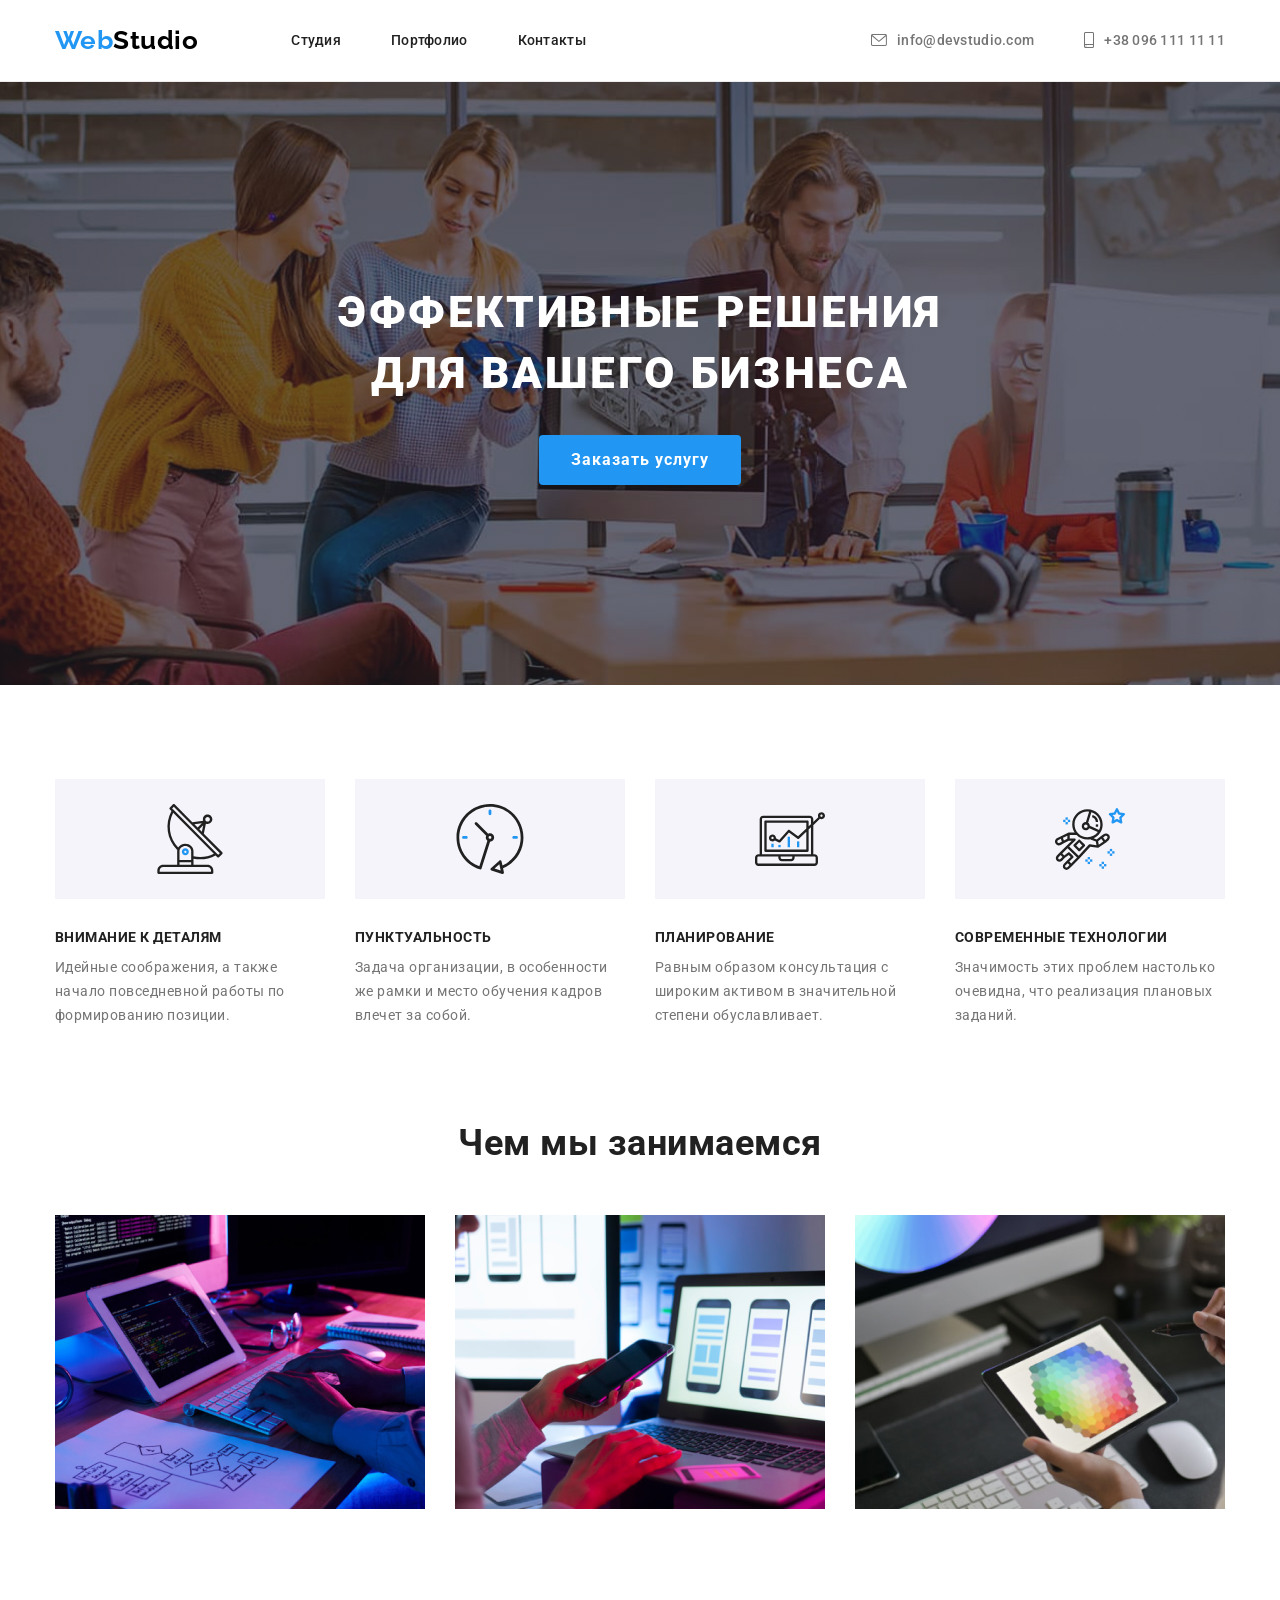
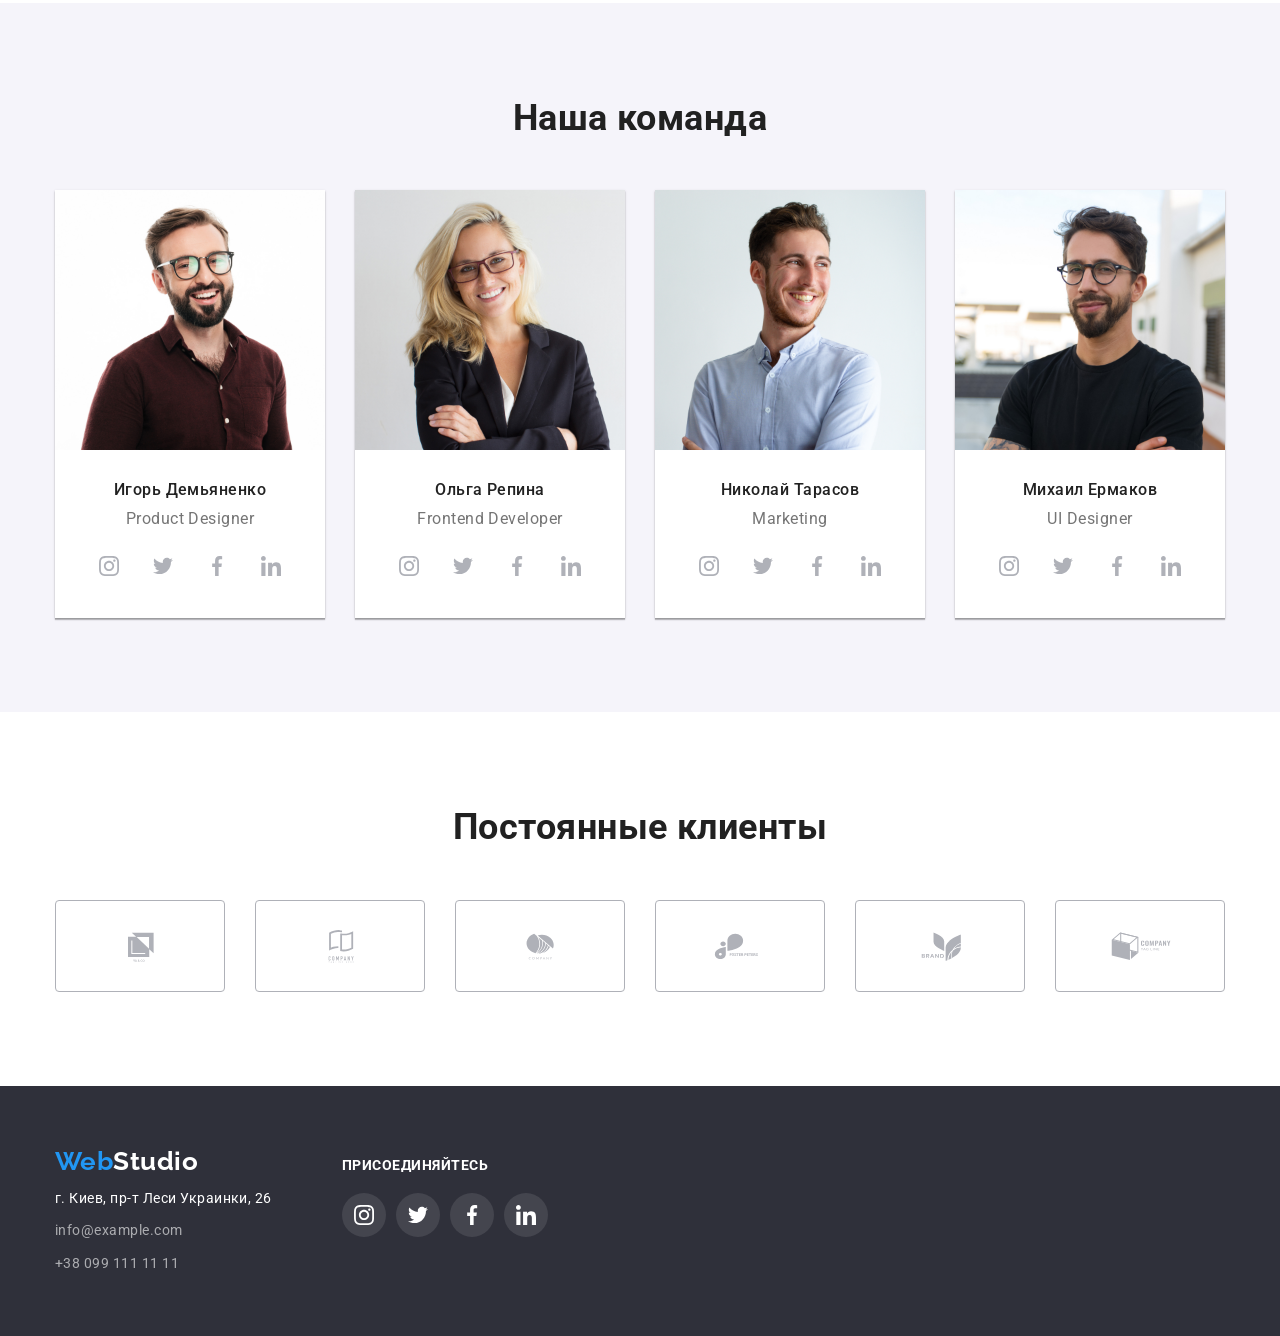
<file: index.html>
<!DOCTYPE html>
<html lang="ru">
<head>
    <meta charset="UTF-8">
    <meta http-equiv="X-UA-Compatible" content="IE=edge">
    <meta name="viewport" content="width=device-width, initial-scale=1.0">
    <title>WebStudio HW</title>
    <link href="https://fonts.googleapis.com/css2?family=Raleway:wght@700&family=Roboto:wght@400;500;700;900&display=swap" rel="stylesheet">
    <link rel="stylesheet" href="https://cdnjs.cloudflare.com/ajax/libs/modern-normalize/1.1.0/modern-normalize.min.css">
    <link rel="stylesheet" href="./css/style.css">
</head>
<body>
    
                                            <!-- ХЕДЕР -->
<header class="header">
<div class="container heder-container">
<nav class="nav">
    <a class="logo logo-header" href="./index.html"><span class="logo-span">Web</span>Studio</a>

    <ul class="nav-list">
        <li class="nav-list-item"><a class="link link-nav link-studio" href="./index.html">Студия</a></li>
        <li class="nav-list-item"><a class="link link-nav" href="./portfolio.html">Портфолио</a></li>
        <li class="nav-list-item"><a class="link link-nav" href="">Контакты</a></li>
    </ul>

</nav>
    <ul class="contact-list">
        <li class="contact-list-item"><a class="link link-contact" href="mailto:info@devstudio.com">
            <svg class="link-icon-contact" width="16" height="12"><use href="./images/sprite.svg#icon-envelope"></use></svg>
            info@devstudio.com</a></li>
        <li class="contact-list-item"><a class="link link-contact" href="tel:+380961111111">
            <svg class="link-icon-contact" width="10" height="16"><use href="./images/sprite.svg#icon-smartphone"></use></svg>
            +38 096 111 11 11</a></li>
    </ul>
</div>
</header>

                                        <!-- МЭЙН -->
<main>
                                        <!-- hero section -->
    <section class="hero-section">
        <div class="container hero-container">

        <h1 class="title-hero">Эффективные решения<br> для вашего бизнеса</h1>

        <button class="btn" type="button">Заказать услугу</button>

        </div>
    </section>

                                        <!-- our benefits -->
    <section class="benefits-section">
        <div class="container benefits-conteiner">

        <h2 class="visually-hidden">Наши преимущества</h2>

        <ul class="list-benefits">
            <li class="list-benefits-items icon-antenna">
                <h3 class="title-benefits">Внимание к деталям</h3>
            <p class="benefits-text">Идейные соображения, а также начало повседневной работы по формированию позиции.</p>
            </li>
            <li class="list-benefits-items icon-clock">
                <h3 class="title-benefits">Пунктуальность</h3>
            <p class="benefits-text">Задача организации, в особенности же рамки и место обучения кадров влечет за собой.</p>
            </li>
            <li class="list-benefits-items icon-diagram">
                <h3 class="title-benefits">Планирование</h3>
            <p class="benefits-text">Равным образом консультация с широким активом в значительной степени обуславливает.</p>
            </li>
            <li class="list-benefits-items icon-astronaut">
                <h3 class="title-benefits">Современные технологии</h3>
            <p class="benefits-text">Значимость этих проблем настолько очевидна, что реализация плановых заданий.</p>
            </li>
        </ul>
        </div>

    </section>

                                        <!-- our work section -->
    <section class="our-work-section">
        <div class="container">
        
        <h2 class="title-work">Чем мы занимаемся</h2>

        <ul class="work-list">
            <li class="work-list-item"><img src="./images/main-page/box1.jpg" alt="Пример работы" width="370"></li>
            <li class="work-list-item"><img src="./images/main-page/box2.jpg" alt="Пример работы" width="370"></li>
            <li class="work-list-item"><img src="./images/main-page/box3.jpg" alt="Пример работы" width="370"></li>
        </ul>
        </div>

    </section>

                                        <!-- our team section -->
    <section class="our-team-section">
        <div class="container">

        <h2 class="title-team">Наша команда</h2>

        <ul class="team-list">
            <li class="team-list-item">
                <img src="./images/main-page/img.jpg" alt="Игорь Демьяненко" width="270">
                <div class="team-card">
                    <h3 class="title-name">Игорь Демьяненко</h3>
                    <p class="team-text">Product Designer</p>
                    <ul class="list-sl">
                        <li class="list-item-sl"><a class="link-icon-team" href="" aria-label="иконка Инстаграм"><svg class="link-icon" width="20px" height="20px">
                            <use href="./images/sprite.svg#icon-instagram"></use>>
                        </svg></a></li>
                        <li class="list-item-sl"><a class="link-icon-team" href="" aria-label="иконка Твитер"><svg class="link-icon" width="20px" height="20px">
                            <use href="./images/sprite.svg#icon-twitter"></use>>
                        </svg></a></li>
                        <li class="list-item-sl"><a class="link-icon-team" href="" aria-label="иконка Фейсбук"><svg class="link-icon" width="20px" height="20px">
                            <use href="./images/sprite.svg#icon-facebook"></use>>
                        </svg></a></li>
                        <li class="list-item-sl"><a class="link-icon-team" href="" aria-label="иконка Ин"><svg class="link-icon" width="20px" height="20px">
                            <use href="./images/sprite.svg#icon-linkedin"></use>>
                        </svg></a></li>
                    </ul>
                </div>
            </li>
            <li class="team-list-item">
                <img src="./images/main-page/img(1).jpg" alt="Ольга Репина" width="270">
                <div class="team-card">
                    <h3 class="title-name">Ольга Репина</h3>
                    <p class="team-text">Frontend Developer</p>
                    <ul class="list-sl">
                        <li class="list-item-sl"><a class="link-icon-team" href="" aria-label="иконка Инстаграм"><svg class="link-icon" width="20px" height="20px">
                            <use href="./images/sprite.svg#icon-instagram"></use>>
                        </svg></a></li>
                        <li class="list-item-sl"><a class="link-icon-team" href="" aria-label="иконка Твитер"><svg class="link-icon" width="20px" height="20px">
                            <use href="./images/sprite.svg#icon-twitter"></use>>
                        </svg></a></li>
                        <li class="list-item-sl"><a class="link-icon-team" href="" aria-label="иконка Фейсбук"><svg class="link-icon" width="20px" height="20px">
                            <use href="./images/sprite.svg#icon-facebook"></use>>
                        </svg></a></li>
                        <li class="list-item-sl"><a class="link-icon-team" href="" aria-label="иконка Ин"><svg class="link-icon" width="20px" height="20px">
                            <use href="./images/sprite.svg#icon-linkedin"></use>>
                        </svg></a></li>
                    </ul>
                </div>
            </li>
            <li class="team-list-item">
                <img src="./images/main-page/img(2).jpg" alt="Николай Тарасов" width="270">
                <div class="team-card">
                    <h3 class="title-name">Николай Тарасов</h3>
                    <p class="team-text">Marketing</p>
                    <ul class="list-sl">
                        <li class="list-item-sl"><a class="link-icon-team" href="" aria-label="иконка Инстаграм"><svg class="link-icon" width="20px" height="20px">
                            <use href="./images/sprite.svg#icon-instagram"></use>>
                        </svg></a></li>
                        <li class="list-item-sl"><a class="link-icon-team" href="" aria-label="иконка Твитер"><svg class="link-icon" width="20px" height="20px">
                            <use href="./images/sprite.svg#icon-twitter"></use>>
                        </svg></a></li>
                        <li class="list-item-sl"><a class="link-icon-team" href="" aria-label="иконка Фейсбук"><svg class="link-icon" width="20px" height="20px">
                            <use href="./images/sprite.svg#icon-facebook"></use>>
                        </svg></a></li>
                        <li class="list-item-sl"><a class="link-icon-team" href="" aria-label="иконка Ин"><svg class="link-icon" width="20px" height="20px">
                            <use href="./images/sprite.svg#icon-linkedin"></use>>
                        </svg></a></li>
                    </ul>
                </div>
            </li>
            <li class="team-list-item">
                <img src="./images/main-page/img(3).jpg" alt="Михаил Ермаков" width="270">
                <div class="team-card">
                    <h3 class="title-name">Михаил Ермаков</h3>
                    <p class="team-text">UI Designer</p>
                    <ul class="list-sl">
                        <li class="list-item-sl"><a class="link-icon-team" href="" aria-label="иконка Инстаграм"><svg class="link-icon" width="20px" height="20px">
                            <use href="./images/sprite.svg#icon-instagram"></use>>
                        </svg></a></li>
                        <li class="list-item-sl"><a class="link-icon-team" href="" aria-label="иконка Твитер"><svg class="link-icon" width="20px" height="20px">
                            <use href="./images/sprite.svg#icon-twitter"></use>>
                        </svg></a></li>
                        <li class="list-item-sl"><a class="link-icon-team" href="" aria-label="иконка Фейсбук"><svg class="link-icon" width="20px" height="20px">
                            <use href="./images/sprite.svg#icon-facebook"></use>>
                        </svg></a></li>
                        <li class="list-item-sl"><a class="link-icon-team" href="" aria-label="иконка Ин"><svg class="link-icon" width="20px" height="20px">
                            <use href="./images/sprite.svg#icon-linkedin"></use>>
                        </svg></a></li>
                    </ul>
                </div>
            </li>
        </ul>
        </div>
    </section>

                                        <!-- client -->
    <section class="section-client">
        <div class="container">
            <h2 class="client-title">Постоянные клиенты</h2>
            <ul class="client-list">
                <li class="client-list-item">
                    <a class="client-link" href="" aria-label="иконка клиента">
                        <svg class="icon-client" width="106px" height="60px">
                            <use href="./images/sprite.svg#icon-Client-1"></use>
                        </svg>
                    </a>
                </li>
                <li class="client-list-item">
                    <a class="client-link" href="" aria-label="иконка клиента">
                        <svg class="icon-client" width="106px" height="60px">
                            <use href="./images/sprite.svg#icon-Client-2"></use>
                        </svg>
                    </a>
                </li>
                <li class="client-list-item">
                    <a class="client-link" href="" aria-label="иконка клиента">
                        <svg class="icon-client" width="106px" height="60px">
                            <use href="./images/sprite.svg#icon-Client-3"></use>
                        </svg>
                    </a>
                </li>
                <li class="client-list-item">
                    <a class="client-link" href="" aria-label="иконка клиента">
                        <svg class="icon-client" width="106px" height="60px">
                            <use href="./images/sprite.svg#icon-Client-4"></use>
                        </svg>
                    </a>
                </li>
                <li class="client-list-item">
                    <a class="client-link" href="" aria-label="иконка клиента">
                        <svg class="icon-client" width="106px" height="60px">
                            <use href="./images/sprite.svg#icon-Client-5"></use>
                        </svg>
                    </a>
                </li>
                <li class="client-list-item">
                    <a class="client-link" href="" aria-label="иконка клиента">
                        <svg class="icon-client" width="106px" height="60px">
                            <use href="./images/sprite.svg#icon-Client-6"></use>
                        </svg>
                    </a>
                </li>
            </ul>
        </div>
    </section>
            
</main>

                                        <!-- ФУТЕР -->
<footer class="footer">
    <div class="container footer-container">
    <div class="adress-container">
    <a class="logo logo-footer" href="./index.html"><span class="logo-span">Web</span>Studio</a>
    
    <address class="adress">
       <p class="footer-text">г. Киев, пр-т Леси Украинки, 26</p>
    <ul>
        <li class="list-adress-items"><a class="link link-footer" href="mailto:info@example.com">info@example.com</a></li>
        <li class="list-adress-items"><a class="link link-footer" href="tel:+380991111111">+38 099 111 11 11</a></li>
    </ul>
    </address>
    </div>

    <div class="social-conteiner">
        <p class="sl-text">Присоединяйтесь</p>
        <ul class="list-sl">
            <li class="list-item-sl"><a class="link-icon-team-footer" href="" aria-label="иконка Инстаграм">
                <svg class="link-icon-footer" width="20px" height="20px">
                <use href="./images/sprite.svg#icon-instagram"></use>>
            </svg></a></li>
            <li class="list-item-sl"><a class="link-icon-team-footer" href="" aria-label="иконка Твитер">
                <svg class="link-icon-footer" width="20px" height="20px">
                <use href="./images/sprite.svg#icon-twitter"></use>>
            </svg></a></li>
            <li class="list-item-sl"><a class="link-icon-team-footer" href="" aria-label="иконка Фейсбук">
                <svg class="link-icon-footer" width="20px" height="20px">
                <use href="./images/sprite.svg#icon-facebook"></use>>
            </svg></a></li>
            <li class="list-item-sl"><a class="link-icon-team-footer" href="" aria-label="иконка Ин">
                <svg class="link-icon-footer" width="20px" height="20px">
                <use href="./images/sprite.svg#icon-linkedin"></use>>
            </svg></a></li>
        </ul>
    </div>

    </div>
</footer>

</body>
</html>
</file>
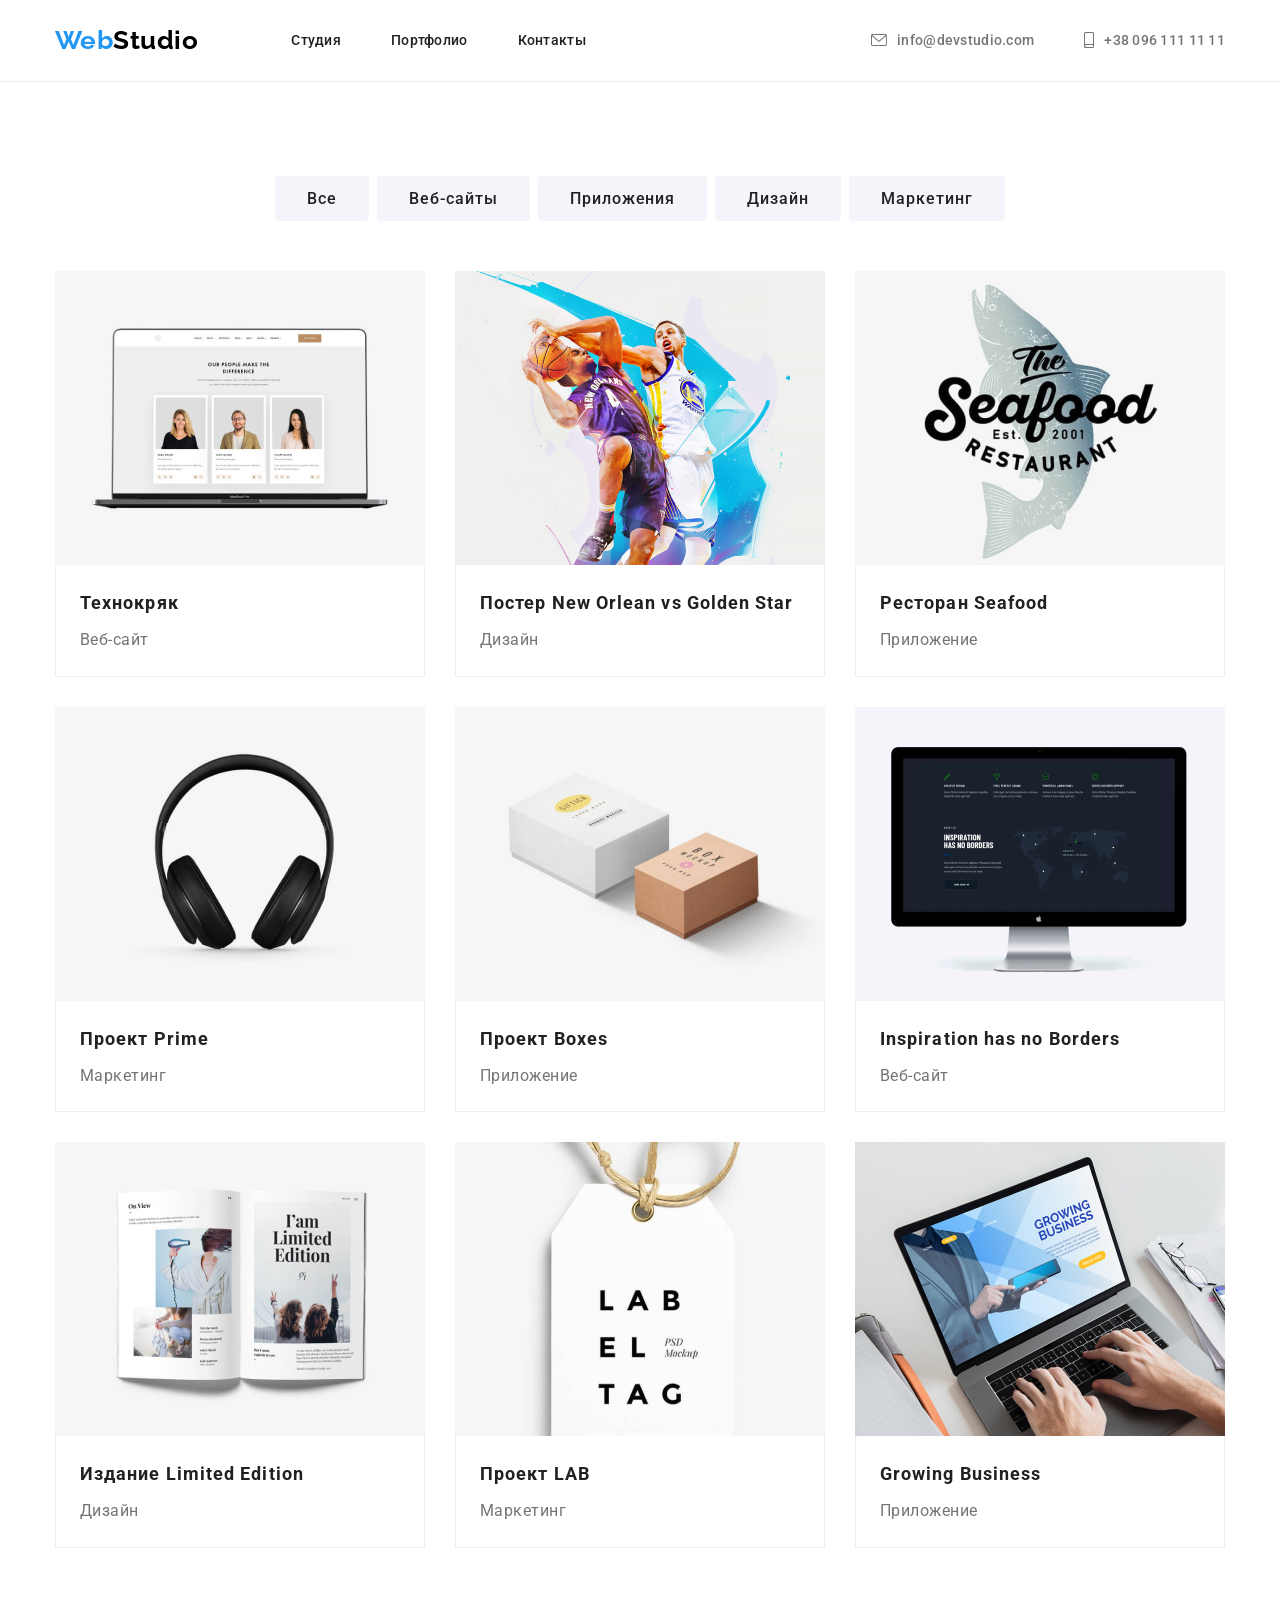
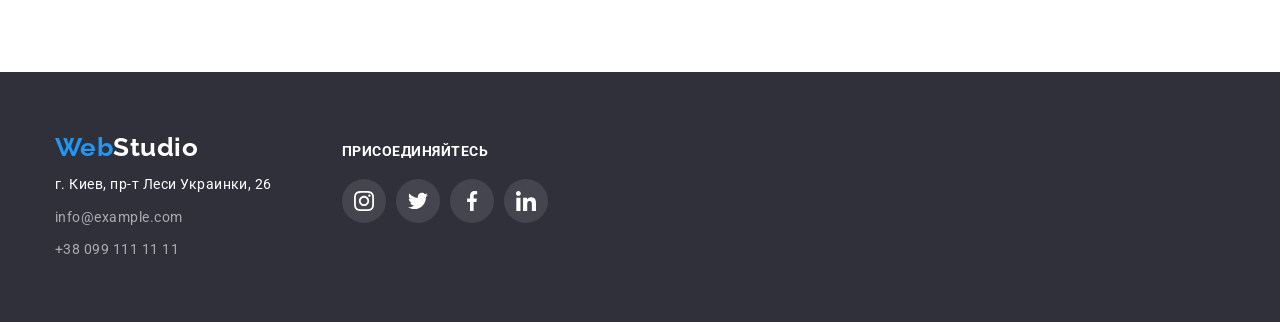
<file: portfolio.html>
<!DOCTYPE html>
<html lang="ru">
<head>
    <meta charset="UTF-8">
    <meta http-equiv="X-UA-Compatible" content="IE=edge">
    <meta name="viewport" content="width=device-width, initial-scale=1.0">
    <title>WebStudio HW</title>
    <link href="https://fonts.googleapis.com/css2?family=Raleway:wght@700&family=Roboto:wght@400;500;700;900&display=swap" rel="stylesheet">
    <link rel="stylesheet" href="https://cdnjs.cloudflare.com/ajax/libs/modern-normalize/1.1.0/modern-normalize.min.css">
    <link rel="stylesheet" href="./css/style.css">
    <link rel="stylesheet" href="./css/portfolio.css">
</head>
<body>
    
                                            <!-- ХЕДЕР -->
<header class="header">
<div class="container heder-container">
<nav class="nav">
    <a class="logo logo-header" href="./index.html"><span class="logo-span">Web</span>Studio</a>

    <ul class="nav-list">
        <li class="nav-list-item"><a class="link link-nav" href="./index.html">Студия</a></li>
        <li class="nav-list-item"><a class="link link-nav link-portfolio" href="./portfolio.html">Портфолио</a></li>
        <li class="nav-list-item"><a class="link link-nav" href="">Контакты</a></li>
    </ul>

</nav>
    <ul class="contact-list">
        <li class="contact-list-item"><a class="link link-contact" href="mailto:info@devstudio.com">
            <svg class="link-icon-contact" width="16" height="12"><use href="./images/sprite.svg#icon-envelope"></use></svg>
            info@devstudio.com</a></li>
        <li class="contact-list-item"><a class="link link-contact" href="tel:+380961111111">
            <svg class="link-icon-contact" width="10" height="16"><use href="./images/sprite.svg#icon-smartphone"></use></svg>
            +38 096 111 11 11</a></li>
    </ul>
</div>
</header>

                                            <!-- МЕЙН -->
<main>
                                        <!-- section ofs -->
    <section class="ofs-section">
        <div class="container">

        <h1 hidden>Наши предложения</h1>
        <ul class="list-ofs">
            <li class="list-ofs-items"><button class="btn btn-portfolio" type="button">Все</button></li>
            <li class="list-ofs-items"><button class="btn btn-portfolio" type="button">Веб-сайты</button></li>
            <li class="list-ofs-items"><button class="btn btn-portfolio" type="button">Приложения</button></li>
            <li class="list-ofs-items"><button class="btn btn-portfolio" type="button">Дизайн</button></li>
            <li class="list-ofs-items"><button class="btn btn-portfolio" type="button">Маркетинг </button></li>
        </ul>

<ul class="list-ofs-cards">
    <li class="list-ofs-cards-items">
        <a class="link-ofs-cards" href="">
        <img src="./images/portfolio/prodject1.jpg" alt="предложение" width="370">
        <div class="ofs-cards">
            <h2 class="title-ofers">Технокряк</h2>
            <p class="offers-text">Веб-сайт</p>
        </div>
        </a>
    </li>
    <li class="list-ofs-cards-items">
        <a class="link-ofs-cards" href="">
        <img src="./images/portfolio/prodject2.jpg" alt="предложение" width="370">
        <div class="ofs-cards">
            <h2 class="title-ofers">Постер New Orlean vs Golden Star</h2>
            <p class="offers-text">Дизайн</p>
        </div>
        </a>
    </li>
    <li class="list-ofs-cards-items">
        <a class="link-ofs-cards" href="">
        <img src="./images/portfolio/prodject3.jpg" alt="предложение" width="370">
        <div class="ofs-cards">
            <h2 class="title-ofers">Ресторан Seafood</h2>
            <p class="offers-text">Приложение</p>
        </div>
        </a>
    </li>
    <li class="list-ofs-cards-items">
        <a class="link-ofs-cards" href="">
        <img src="./images/portfolio/prodject4.jpg" alt="предложение" width="370">
        <div class="ofs-cards">
            <h2 class="title-ofers">Проект Prime</h2>
            <p class="offers-text">Маркетинг</p>
        </div>
        </a>
    </li>
    <li class="list-ofs-cards-items">
        <a class="link-ofs-cards" href="">
        <img src="./images/portfolio/prodject5.jpg" alt="предложение" width="370">
        <div class="ofs-cards">
            <h2 class="title-ofers">Проект Boxes</h2>
            <p class="offers-text">Приложение</p>
        </div>
        </a>
    </li>
    <li class="list-ofs-cards-items">
        <a class="link-ofs-cards" href="">
        <img src="./images/portfolio/prodject6.jpg" alt="предложение" width="370">
        <div class="ofs-cards">
            <h2 class="title-ofers">Inspiration has no Borders</h2>
            <p class="offers-text">Веб-сайт</p>
        </div>
        </a>
    </li>
    <li class="list-ofs-cards-items">
        <a class="link-ofs-cards" href="">
        <img src="./images/portfolio/prodject7.jpg" alt="предложение" width="370">
        <div class="ofs-cards">
            <h2 class="title-ofers">Издание Limited Edition</h2>
            <p class="offers-text">Дизайн</p>
        </div>
        </a>
    </li>
    <li class="list-ofs-cards-items">
        <a class="link-ofs-cards" href="">
        <img src="./images/portfolio/prodject8.jpg" alt="предложение" width="370">
        <div class="ofs-cards">
            <h2 class="title-ofers">Проект LAB</h2>
            <p class="offers-text">Маркетинг</p>
        </div>
        </a>
    </li>
    <li class="list-ofs-cards-items">
        <a class="link-ofs-cards" href="">
        <img src="./images/portfolio/prodject9.jpg" alt="предложение" width="370">
        <div class="ofs-cards">
            <h2 class="title-ofers">Growing Business</h2>
            <p class="offers-text">Приложение</p>
        </div>
        </a>
    </li>
</ul>
    </div>
    </section>
</main>

                                        <!-- ФУТЕР -->
<footer class="footer">
    <div class="container footer-container">
    <div class="adress-container">
    <a class="logo logo-footer" href="./index.html"><span class="logo-span">Web</span>Studio</a>
    
    <address class="adress">
       <p class="footer-text">г. Киев, пр-т Леси Украинки, 26</p>
    <ul>
        <li class="list-adress-items"><a class="link link-footer" href="mailto:info@example.com">info@example.com</a></li>
        <li class="list-adress-items"><a class="link link-footer" href="tel:+380991111111">+38 099 111 11 11</a></li>
    </ul>
    </address>
    </div>

    <div class="social-conteiner">
        <p class="sl-text">Присоединяйтесь</p>
        <ul class="list-sl">
            <li class="list-item-sl"><a class="link-icon-team-footer" href="" aria-label="иконка Инстаграм">
                <svg class="link-icon-footer" width="20px" height="20px">
                <use href="./images/sprite.svg#icon-instagram"></use>>
            </svg></a></li>
            <li class="list-item-sl"><a class="link-icon-team-footer" href="" aria-label="иконка Твитер">
                <svg class="link-icon-footer" width="20px" height="20px">
                <use href="./images/sprite.svg#icon-twitter"></use>>
            </svg></a></li>
            <li class="list-item-sl"><a class="link-icon-team-footer" href="" aria-label="иконка Фейсбук">
                <svg class="link-icon-footer" width="20px" height="20px">
                <use href="./images/sprite.svg#icon-facebook"></use>>
            </svg></a></li>
            <li class="list-item-sl"><a class="link-icon-team-footer" href="" aria-label="иконка Ин">
                <svg class="link-icon-footer" width="20px" height="20px">
                <use href="./images/sprite.svg#icon-linkedin"></use>>
            </svg></a></li>
        </ul>
    </div>

    </div>
</footer>

</body>
</html>
</file>
<file: css/style.css>
:root {
    --main-font: "Roboto", sans-serif; ;
    --secondary-font: "Raleway", sans-serif;;

    /* TEXT COLORS */
    --main-txt-cl: #757575 ;
    --secondary-txt-cl: #212121 ;

    /* BTN COLORS */
    --btn-txt-cl: #ffffff ;
    --btn-bg-cl: #2196F3 ;

    /* COLORS */
    --accent-cl: #2196F3 ;
    --main-bg-cl: #ffffff ;
    
    --black-cl: #212121 ;
    --grey-cl: #757575 ;
    
    /* BORDER RADIUS */
    --btn-border-radius: 4px;
    --border-radius: 0px 0px 4px 4px;

}

body {
    font-family: var(--main-font);
    letter-spacing: 0.03em;
    color: var(--main-txt-cl);

}

button {
    font-family: inherit;

}

ul,
li,
h1,
h2,
h3,
h4,
h5,
p  {
    margin-block-start: 0em;
    margin-block-end: 0em;
    margin-inline-start: 0px;
    margin-inline-end: 0px;
    padding-inline-start: 0px;
}

img {
    display: block;
}

h1,
h2,
h3,
h4,
h5,
h6 {
    color: var(--secondary-txt-cl);
    margin: 0;
    padding: 0;

}

ul {
    list-style: none;
}

a {
    text-decoration: none;
}

address {
    font-style: normal;
}

.container {
    width: 1200px;
    padding-left: 15px;
    padding-right: 15px;
    margin-left: auto;
    margin-right: auto;
}

.visually-hidden {
    position: absolute;
    clip: rect(0 0 0 0);
    width: 1px;
    height: 1px;
    margin: -1px;
}

/* HEADER */

.header {
    border-bottom: 1px solid #ECECEC;
}

.heder-container {
    display: flex;
    align-items: center;
}

.nav {
    display: flex;
    align-items: center;
}

.contact-list {
    display: flex;
    margin-left: auto;
}

.nav-list {
    display: flex;
    align-items: center;
}

.logo {
    font-family: var(--secondary-font);
    color: #000;
    font-weight: bold;
    font-size: 26px;
    line-height: 1.2;
}

.logo-header {
    margin-right: 93px;
}

.logo-span {
    color: var(--accent-cl)
}

/* link nav */
.link-nav {
    padding-top: 32px;
    padding-bottom: 32px;
    display: block;
}

.link-nav {
    color: var(--black-cl);
    font-weight: 500;
    font-size: 14px;
    line-height: 1.2;
    letter-spacing: 0.02em;
}

.nav-list-item {
    margin-right: 50px;
}

.nav-list-item:last-child {
    margin-right: 0;
}

.link:hover,
.link:focus {
    color: var(--accent-cl)
}

.link-studio:visited {
    color: var(--accent-cl);
}

.contact-list-item {
    margin-right: 50px;
}

.contact-list-item:last-child {
margin-right: 0px;
}

.link-contact {
    font-weight: 500;
    font-size: 14px;
    line-height: 1.2;
    letter-spacing: 0.02em;
    color: var(--grey-cl);
}

.link-contact {
    display: flex;
    align-items: center;
    justify-content: center; 
}

.link-icon-contact {
    fill: #757575;
    margin-right: 10px;
}

.link-contact:hover .link-icon-contact,
.link-contact:focus .link-icon-contact {
    fill: #2196F3;
}

/* MAIN */

/* hero section */
.hero-section {
    background-image: linear-gradient(
        to right,
        rgba(47, 48, 58, 0.4),
        rgba(47, 48, 58, 0.4)),
        url(../images/main-page/bg-img.jpg);
    padding-top: 200px;
    padding-bottom: 200px;
    background-repeat: no-repeat;
    background-size: cover;
    background-position: center;
    max-width: 1600px;
}

.title-hero {
    font-weight: 900;
    font-size: 44px;
    line-height: 1.4;
    text-align: center;
    letter-spacing: 0.06em;
    text-transform: uppercase;
    color: #ffffff;
}

.btn {
    font-weight: bold;
    font-size: 16px;
    line-height: 1.9;
    display: flex;
    align-items: center;
    text-align: center;
    letter-spacing: 0.06em;
    
    background-color: var(--btn-bg-cl);
    color: var(--btn-txt-cl);
    border: 0px;
    border-radius: var(--btn-border-radius);

    cursor: pointer;
    margin-top: 30px;
    margin-left: auto;
    margin-right: auto;
    padding: 10px 32px;
}

.btn:hover,
.btn:focus {
    background-color: #188CE8;
}

/* our benefits */
.benefits-section {
    padding-top: 94px;
    padding-bottom: 94px;
}

.list-benefits {
    display: flex;
}

.list-benefits-items::before {
    display: block;
    content: "";
    height: 120px;
    background-size: 70px 70px;
    background-repeat: no-repeat;
    background-position: center;
    background-color: #F5F4FA;
    margin-bottom: 30px;
}

.icon-antenna::before {
    background-image: 
    url(../images/icons/antenna.svg);
}

.icon-clock::before {
    background-image: 
    url(../images/icons/clock.svg);
}

.icon-diagram::before {
    background-image: 
    url(../images/icons/diagram.svg);
}

.icon-astronaut::before {
    background-image: 
    url(../images/icons/astronaut.svg);
}

.list-benefits-items {
    margin-right: 30px;
    width: 270px;
}
.list-benefits-items:last-child {
    margin-right: 0px;
}

.title-benefits {
    font-weight: bold;
    font-size: 14px;
    line-height: 1.2;
    text-transform: uppercase;
    margin-bottom: 10px;
}

.benefits-text {
    font-size: 14px;
    line-height: 1.7;
}

/* our work section */
.our-work-section {
    padding-bottom: 94px;
}

.title-work {
    font-weight: bold;
    font-size: 36px;
    line-height: 1.2;
    text-align: center;
    margin-bottom: 50px;
}

.work-list {
    display: flex;
}

.work-list-item {
    margin-right: 30px;
}

.work-list-item:last-child {
    margin-right: 0;
}

/* our team section */
.our-team-section {
    padding-top: 94px;
    padding-bottom: 94px;
    background-color: #F5F4FA;
}

.team-list {
    display: flex;
}

.team-list-item {
    margin-right: 30px;
    box-shadow: 0px 1px 3px rgba(0, 0, 0, 0.12),
     0px 1px 1px rgba(0, 0, 0, 0.14),
      0px 2px 1px rgba(0, 0, 0, 0.2);
}
.team-list-item:last-child {
    margin-right: 0;
}

.team-card {
    padding-top: 30px;
    padding-bottom: 30px;
    background-color: #fff;
    /* border-radius: var(--border-radius);
    border: 0px solid; */
}

.title-team {
    font-weight: bold;
    font-size: 36px;
    line-height: 1.2;
    text-align: center;
    margin-bottom: 50px;
}

.title-name {
    font-weight: 500;
    font-size: 16px;
    line-height: 1.2;
    text-align: center;
    margin-bottom: 10px;
}

.team-text {
    font-size: 16px;
    line-height: 1.2;
    text-align: center;
}

.list-sl {
    display: flex;
    justify-content: center;
    margin-top: 16px;
}

.list-item-sl {
    margin-right: 10px;
}

.list-item-sl:last-child {
    margin-right: 0;
}

.link-icon-team {
    display: flex;
    align-items: center;
    justify-content: center;
    width: 44px;
    height: 44px;
    border-radius: 50%;
}

.link-icon {
    fill: #AFB1B8;
}

.link-icon-team:hover,
.link-icon-team:focus {
    background-color: #2196F3;
}

.link-icon-team:hover .link-icon {
    fill: #fff;
}

/* section client */
.section-client {
    padding-top: 94px;
    padding-bottom: 94px;
}

.client-title {
    font-weight: bold;
    font-size: 36px;
    line-height: 1.2;
    text-align: center;
    margin-bottom: 50px;
}

.client-list {
    display: flex;
}

.client-list-item {
    border: 1px solid #AFB1B8;
    border-radius: 4px;
    margin-right: 30px;
    width: 170px;
    height: 92px;
}

.client-link {
    display: inline-block;
    width: 100%;
    height: 100%;
    padding: 16px 32px;
}

.client-list-item:last-child {
margin-right: 0;
}

.icon-client {
    fill: #AFB1B8;
}

.client-list-item:hover .icon-client,
.client-list-item:focus .icon-client {
    fill: #2196F3;
}

.client-list-item:hover,
.client-list-item:focus {
    border: 1px solid #2196F3;
}

/* FOOTER */

.footer-container {
    display: flex;
    align-items: baseline;
}

.adress-container {
    display: block;
}
.social-conteiner {
    margin-left: 70px;
}

.footer {
    background-color: #2F303A;
    padding-top: 60px;
    padding-bottom: 60px;
}

.logo-footer {
    color: #ffffff;
}
.adress {
    margin-top: 10px;
}

.footer-text {
    font-size: 14px;
    line-height: 1.7;
    color: #ffffff;
    margin-bottom: 9px;
}

.list-adress-items {
    margin-top: 9px;
}

.list-adress-items:first-child {
    margin-top: 0;
}

.sl-text {
    font-weight: bold;
    font-size: 14px;
    line-height: 1.2;
    text-transform: uppercase;
    color: #fff;
    margin-bottom: 20px;
}

.link-footer {
    font-size: 14px;
    line-height: 1.7;
    color: rgba(255, 255, 255, 0.6);
}

.link-icon-footer {
    fill: #fff;
}

.link-icon-team-footer {
    display: flex;
    align-items: center;
    justify-content: center;
    width: 44px;
    height: 44px;
    border-radius: 50%;
    background-color: rgba(255, 255, 255, 0.1);
}

.link-icon-team-footer:hover,
.link-icon-team-footer:focus {
    background-color: #2196F3;
}
</file>
<file: css/portfolio.css>
/* HEADER */
.link-portfolio:visited {
    color: var(--accent-cl);
}

/* MAIN */

.ofs-section{
padding-top: 94px;
padding-bottom: 94px;
}

.btn-portfolio {
    background-color: #F5F4FA;
    color: var(--black-cl);

    font-weight: 500;
    font-size: 16px;
    line-height: 1.6;
    text-align: center;
    margin: 0px
}

.btn-portfolio:hover,
.btn-portfolio:focus {
    background-color: var(--accent-cl);
    color: #fff;
    box-shadow: 0px 3px 1px rgba(0, 0, 0, 0.1),
     0px 1px 2px rgba(0, 0, 0, 0.08),
     0px 2px 2px rgba(0, 0, 0, 0.12);
}

.list-ofs {
    display: flex;
    justify-content: center;
    margin-bottom: 50px;
}

.list-ofs-items {
    margin-right: 8px;
}
.list-ofs-items:last-child {
    margin-right: 0;
}

/* offers */
.title-ofers {
    font-weight: bold;
    font-size: 18px;
    line-height: 2;
    letter-spacing: 0.06em;
}

.offers-text {
    font-size: 16px;
    line-height: 1.9;
    margin-top: 4px;
    color: var(--main-txt-cl);
}

.list-ofs-cards {
    display: flex;
    flex-wrap: wrap;
}

.ofs-cards {
    padding: 20px 24px;
    border-bottom: 1px solid #EEEEEE;
    border-right: 1px solid #EEEEEE;
    border-left: 1px solid #EEEEEE;
}

.list-ofs-cards-items {
    margin-right: 30px;
    width: 370px;
    margin-bottom: 30px;
}

.list-ofs-cards-items:nth-child(3n) {
    margin-right: 0;
}

.link-ofs-cards {
    display: inline-block;
}

.link-ofs-cards:hover,
.link-ofs-cards:focus {
    box-shadow: 0px 1px 1px rgba(0, 0, 0, 0.12),
     0px 4px 4px rgba(0, 0, 0, 0.06),
     1px 4px 6px rgba(0, 0, 0, 0.16);
}
</file>
